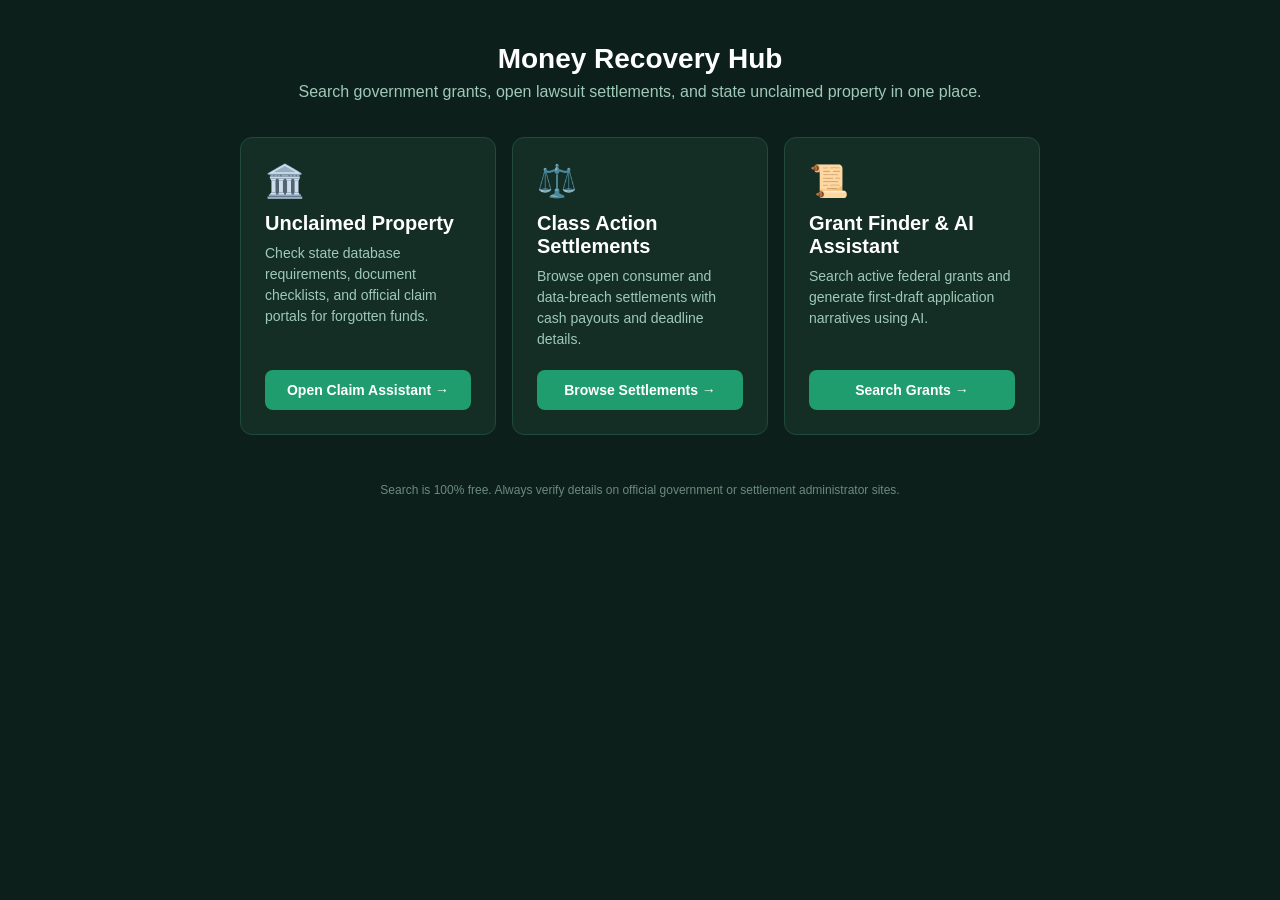
<file: index.html>
<!DOCTYPE html>
<html lang="en">
<head>
  <meta charset="UTF-8">
  <meta name="viewport" content="width=device-width, initial-scale=1.0">
  <title>Money Recovery Hub — Find Money Owed To You</title>
  <style>
    body { font-family: -apple-system, BlinkMacSystemFont, sans-serif; background: #0d1f1a; color: #fff; margin: 0; padding: 24px 16px; }
    .container { max-width: 800px; margin: 0 auto; }
    header { text-align: center; margin-bottom: 36px; }
    h1 { font-size: 28px; margin-bottom: 8px; color: #ffffff; }
    p.tagline { color: #9fc9b8; font-size: 16px; margin: 0; }
    .grid { display: grid; grid-template-columns: repeat(auto-fit, minmax(240px, 1fr)); gap: 16px; margin-top: 24px; }
    .card { background: #142d25; border: 1px solid #1f4a3d; border-radius: 12px; padding: 24px; display: flex; flex-direction: column; justify-content: space-between; transition: transform 0.2s, border-color 0.2s; }
    .card:hover { transform: translateY(-3px); border-color: #38bdf8; }
    .card-icon { font-size: 32px; margin-bottom: 12px; }
    .card h2 { font-size: 20px; margin: 0 0 8px 0; color: #ffffff; }
    .card p { color: #9fc9b8; font-size: 14px; line-height: 1.5; margin: 0 0 20px 0; }
    .card a { display: inline-block; background: #1f9d6f; color: #ffffff; text-decoration: none; text-align: center; padding: 12px; border-radius: 8px; font-weight: bold; font-size: 14px; }
    .card a:hover { background: #27b380; }
    footer { text-align: center; margin-top: 48px; font-size: 12px; color: #6b8a7d; }
  </style>
</head>
<body>

  <div class="container">
    <header>
      <h1>Money Recovery Hub</h1>
      <p class="tagline">Search government grants, open lawsuit settlements, and state unclaimed property in one place.</p>
    </header>

    <div class="grid">
      <div class="card">
        <div>
          <div class="card-icon">🏛️</div>
          <h2>Unclaimed Property</h2>
          <p>Check state database requirements, document checklists, and official claim portals for forgotten funds.</p>
        </div>
        <a href="claim-assistant.html">Open Claim Assistant &rarr;</a>
      </div>

      <div class="card">
        <div>
          <div class="card-icon">⚖️</div>
          <h2>Class Action Settlements</h2>
          <p>Browse open consumer and data-breach settlements with cash payouts and deadline details.</p>
        </div>
        <a href="settlements.html">Browse Settlements &rarr;</a>
      </div>

      <div class="card">
        <div>
          <div class="card-icon">📜</div>
          <h2>Grant Finder & AI Assistant</h2>
          <p>Search active federal grants and generate first-draft application narratives using AI.</p>
        </div>
        <a href="grants.html">Search Grants &rarr;</a>
      </div>
    </div>

    <footer>
      <p>Search is 100% free. Always verify details on official government or settlement administrator sites.</p>
    </footer>
  </div>

</body>
</html>
</file>
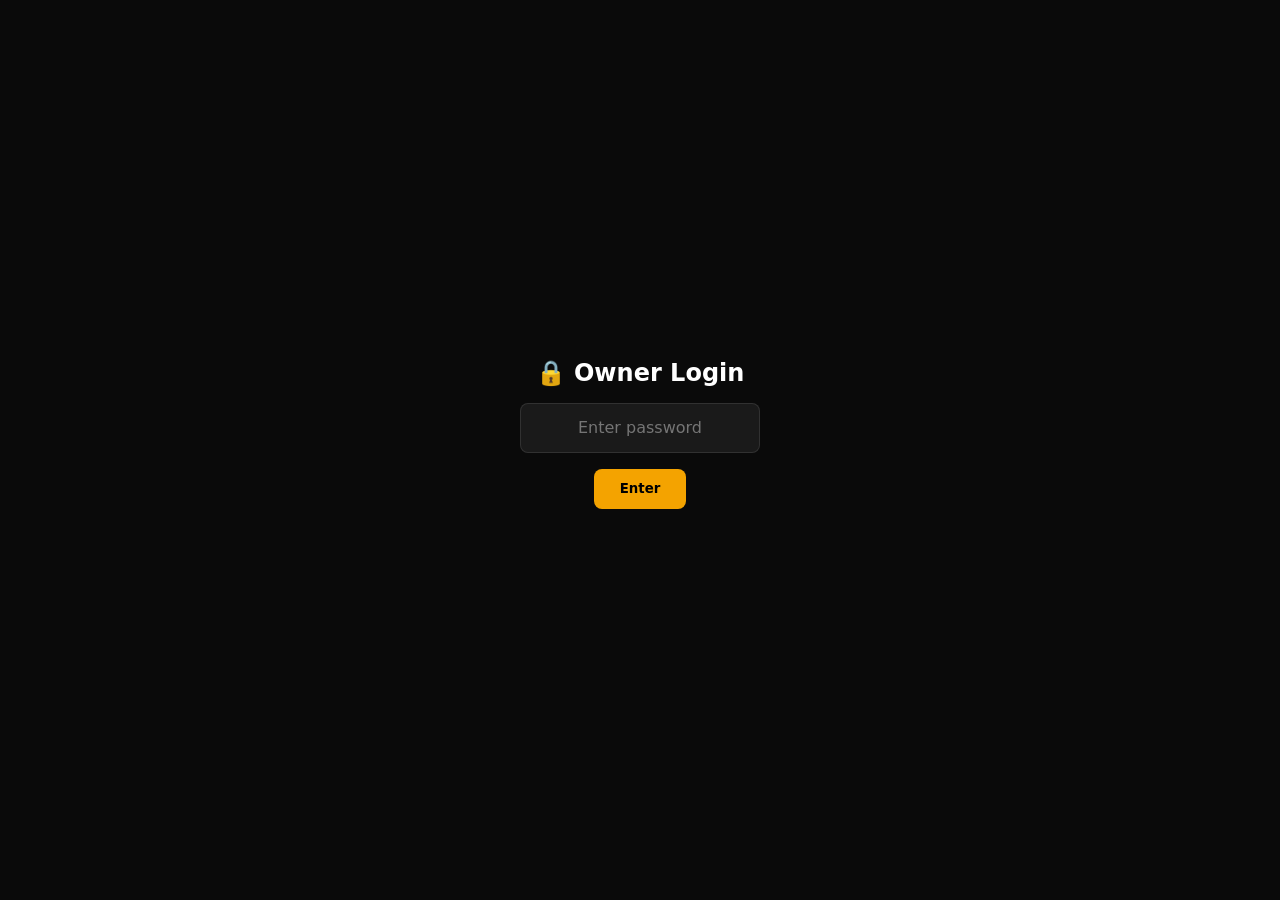
<file: admin.html>
<!DOCTYPE html>
<html lang="en">
<head>
  <meta charset="UTF-8">
  <meta name="viewport" content="width=device-width, initial-scale=1.0">
  <title>Bookings — Admin</title>
  <script src="config.js"></script>
  <style>
    :root { --accent: #F4A300; --bg: #0A0A0A; --panel: #1a1a1a; --line: rgba(255,255,255,.1); }
    * { margin:0; padding:0; box-sizing:border-box; font-family: system-ui, sans-serif; }
    body { background: var(--bg); color: #fff; padding: 1rem; min-height: 100vh; }
    header { text-align: center; padding: 1.5rem 0; }
    header h1 { font-size: 1.5rem; color: var(--accent); text-shadow: 0 0 12px var(--accent); }
    header p { opacity: .6; font-size: .85rem; margin-top: .3rem; }
    .refresh { display: block; margin: 0 auto 1.5rem; background: var(--accent); color: #000; border: none; padding: .7rem 1.5rem; border-radius: 8px; font-weight: bold; cursor: pointer; box-shadow: 0 0 16px -4px var(--accent); }
    .booking { background: var(--panel); border: 1px solid var(--accent); border-radius: 12px; padding: 1rem 1.2rem; margin-bottom: .8rem; max-width: 600px; margin-left: auto; margin-right: auto; box-shadow: 0 0 14px -8px var(--accent); }
    .booking .name { font-size: 1.1rem; font-weight: 700; color: var(--accent); }
    .booking .row { display: flex; justify-content: space-between; margin-top: .5rem; font-size: .9rem; gap: .5rem; }
    .booking .label { opacity: .5; flex-shrink: 0; }
    .booking .msg { text-align: right; }
    .booking .time { color: #4ade80; font-weight: 600; }
    .booking a { color: #fff; text-decoration: none; }
    .booking .source { font-size: .72rem; opacity: .5; text-transform: uppercase; margin-top: .5rem; }
    .empty { text-align: center; opacity: .5; padding: 3rem 1rem; }
    .count { text-align: center; opacity: .6; margin-bottom: 1rem; font-size: .85rem; }

    /* Login gate */
    #gate { position: fixed; inset: 0; background: var(--bg); display: flex; align-items: center; justify-content: center; z-index: 999; flex-direction: column; gap: 1rem; }
    #gate input { padding: .9rem 1rem; border-radius: 8px; border: 1px solid var(--line); background: var(--panel); color: #fff; font-size: 1rem; width: 240px; text-align: center; }
    #gate button { background: var(--accent); color: #000; border: none; padding: .8rem 1.6rem; border-radius: 8px; font-weight: bold; cursor: pointer; }
    #gate .err { color: #ff6b6b; font-size: .85rem; height: 1rem; }
    #app { display: none; }

    /* Neon color switcher */
    .theme-bar { display: flex; justify-content: center; gap: .5rem; flex-wrap: wrap; margin-bottom: 1.2rem; }
    .swatch { width: 32px; height: 32px; border-radius: 50%; cursor: pointer; border: 2px solid rgba(255,255,255,.3); box-shadow: 0 0 10px -2px currentColor; transition: transform .15s; }
    .swatch:hover, .swatch:active { transform: scale(1.15); }
    .swatch.active { border-color: #fff; }
    .swatch.custom { display: flex; align-items: center; justify-content: center; background: var(--panel); font-size: .9rem; color: #fff; }
    #customColorInput { position: absolute; opacity: 0; width: 0; height: 0; }
  </style>
</head>
<body>
  <div id="gate">
    <h2>🔒 Owner Login</h2>
    <input type="password" id="gatePw" placeholder="Enter password" autocomplete="off" />
    <button onclick="checkPassword()">Enter</button>
    <div class="err" id="gateErr"></div>
  </div>

  <div id="app">
    <header>
      <h1>📅 Bookings Dashboard</h1>
      <p>New Era Apps · AXIOM</p>
    </header>

    <div class="theme-bar" id="themeBar"></div>

    <button class="refresh" onclick="loadBookings()">↻ Refresh</button>
    <div class="count" id="count"></div>
    <div id="list"><div class="empty">Loading bookings…</div></div>
  </div>

  <script>
    const cfg = window.APP_CONFIG || {};

    if (cfg.admin) {
      document.querySelector("header h1").textContent = "📅 " + (cfg.admin.title || "Bookings");
      document.querySelector("header p").textContent = cfg.admin.subtitle || "";
    }

    // ---- Neon color switcher ----
    const THEME_COLORS = [
      "#F4A300", "#FF4FD8", "#4D7BFF", "#4DFFE0",
      "#B6FF4D", "#FF6B4D", "#7B2FF7", "#FFFFFF"
    ];
    const STORAGE_KEY = "admin_accent_" + (cfg.meta?.leadId || "default");

    function applyAccent(color) {
      document.documentElement.style.setProperty("--accent", color);
      localStorage.setItem(STORAGE_KEY, color);
      document.querySelectorAll(".swatch").forEach(s => {
        s.classList.toggle("active", s.dataset.color === color);
      });
    }

    function buildThemeBar() {
      const bar = document.getElementById("themeBar");
      const saved = localStorage.getItem(STORAGE_KEY) ||
        cfg.branding?.accent || cfg.admin?.defaultAccent || "#F4A300";

      THEME_COLORS.forEach(c => {
        const sw = document.createElement("div");
        sw.className = "swatch";
        sw.style.background = c;
        sw.style.color = c;
        sw.dataset.color = c;
        sw.onclick = () => applyAccent(c);
        bar.appendChild(sw);
      });

      const custom = document.createElement("label");
      custom.className = "swatch custom";
      custom.textContent = "+";
      custom.style.color = "#fff";
      const input = document.createElement("input");
      input.type = "color";
      input.id = "customColorInput";
      input.oninput = (e) => applyAccent(e.target.value);
      custom.appendChild(input);
      bar.appendChild(custom);

      applyAccent(saved);
    }

    // ---- Simple password gate ----
    function checkPassword() {
      const entered = document.getElementById("gatePw").value;
      const correct = cfg.admin?.password || "changeme";
      if (entered === correct) {
        document.getElementById("gate").style.display = "none";
        document.getElementById("app").style.display = "block";
        buildThemeBar();
        loadBookings();
      } else {
        document.getElementById("gateErr").textContent = "Incorrect password.";
      }
    }
    document.getElementById("gatePw").addEventListener("keydown", e => {
      if (e.key === "Enter") checkPassword();
    });

    // ---- Load bookings from Supabase ----
    const SUPABASE_URL = "https://ipnmgmzihndtgufxwkuh.supabase.co";
    const SUPABASE_KEY = "sb_publishable_iZVME-itegalWU6HyO50MA_5vkhSDSi";

    async function loadBookings() {
      const list = document.getElementById("list");
      const count = document.getElementById("count");
      list.innerHTML = '<div class="empty">Loading…</div>';
      try {
        const bizId = cfg.meta?.leadId || "";
        const url = `${SUPABASE_URL}/rest/v1/orders?business_id=eq.${encodeURIComponent(bizId)}&order=created_at.desc`;
        const res = await fetch(url, {
          headers: {
            "apikey": SUPABASE_KEY,
            "Authorization": "Bearer " + SUPABASE_KEY
          }
        });
        if (!res.ok) throw new Error("Request failed: " + res.status);
        const rows = await res.json();

        if (!rows.length) {
          list.innerHTML = '<div class="empty">No bookings yet.</div>';
          count.textContent = "";
          return;
        }
        count.textContent = rows.length + " booking" + (rows.length === 1 ? "" : "s");
        list.innerHTML = "";
        rows.forEach(b => {
          const d = b.created_at ? new Date(b.created_at).toLocaleString() : "";
          list.innerHTML += `
            <div class="booking">
              <div class="name">${b.customer_name || "Unknown"}</div>
              <div class="row"><span class="label">Message</span><span class="msg">${b.message || "—"}</span></div>
              <div class="row"><span class="label">Phone</span><a href="tel:${b.phone}">${b.phone || "—"}</a></div>
              <div class="row"><span class="label">Booked</span><span class="time">${d}</span></div>
              <div class="source">${b.source || ""}</div>
            </div>`;
        });
      } catch (e) {
        list.innerHTML = '<div class="empty">Error loading bookings: ' + e.message + '</div>';
      }
    }
  </script>
</body>
</html>
</file>
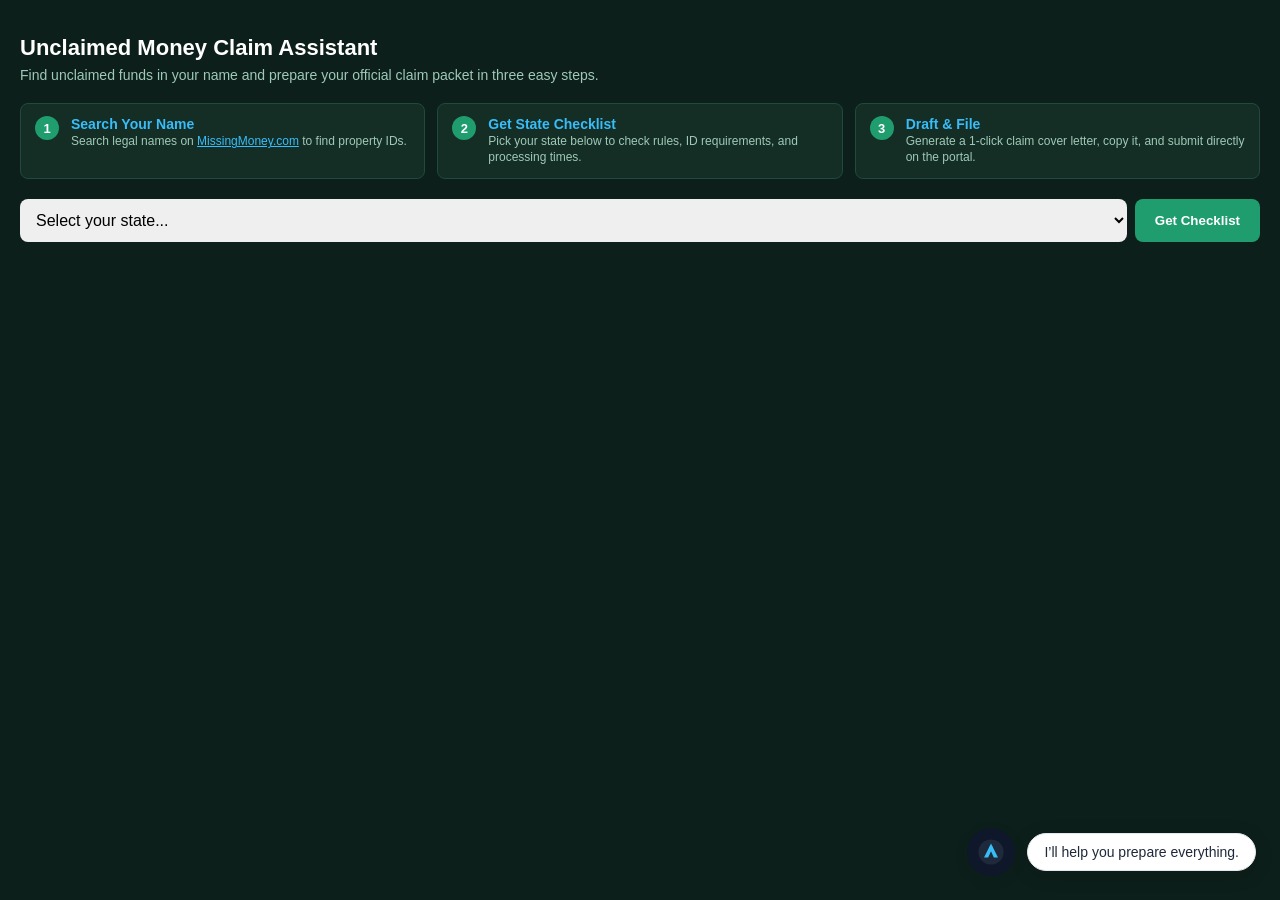
<file: claim-assistant.html>
<!DOCTYPE html>
<html lang="en">
<head>
  <meta charset="UTF-8">
  <meta name="viewport" content="width=device-width, initial-scale=1.0">
  <title>Unclaimed Money Claim Assistant</title>
  <link rel="stylesheet" href="axiom.css">
  <style>
    body { font-family: -apple-system, BlinkMacSystemFont, sans-serif; background: #0d1f1a; color: #fff; margin: 0; padding: 20px; }
    h1 { font-size: 22px; }
    p.sub { color: #9fc9b8; font-size: 14px; margin-top: -8px; }
    
    /* 3-Step Banner Styles */
    .steps-container { display: grid; grid-template-columns: repeat(auto-fit, minmax(220px, 1fr)); gap: 12px; margin: 20px 0; }
    .step-card { background: #142d25; border: 1px solid #1f4a3d; border-radius: 8px; padding: 12px 14px; display: flex; gap: 12px; align-items: flex-start; }
    .step-num { background: #1f9d6f; color: #fff; font-weight: bold; border-radius: 50%; width: 24px; height: 24px; display: flex; align-items: center; justify-content: center; flex-shrink: 0; font-size: 13px; }
    .step-card strong { font-size: 14px; color: #38bdf8; display: block; margin-bottom: 2px; }
    .step-card p { margin: 0; font-size: 12px; color: #9fc9b8; line-height: 1.3; }
    .step-card a { color: #38bdf8; text-decoration: underline; }

    .search-bar { display: flex; gap: 8px; margin-bottom: 20px; }
    select { flex: 1; padding: 12px; border-radius: 8px; border: none; font-size: 16px; }
    button { padding: 12px 20px; border-radius: 8px; border: none; background: #1f9d6f; color: #fff; font-weight: bold; cursor: pointer; }
    button:hover { background: #27b380; }
    .result { background: #142d25; border-radius: 10px; padding: 20px; margin-top: 20px; border: 1px solid #1f4a3d; }
    .result h2 { margin-top: 0; font-size: 18px; }
    .badge { display: inline-block; padding: 4px 10px; border-radius: 12px; font-size: 12px; margin-bottom: 12px; font-weight: 600; }
    .badge.yes { background: #d9a441; color: #1a1a1a; }
    .badge.no { background: #1f9d6f; color: #fff; }
    .row { margin-bottom: 14px; }
    .label { font-size: 12px; text-transform: uppercase; color: #9fc9b8; letter-spacing: 1px; margin-bottom: 4px; }
    
    .btn-row { display: flex; gap: 10px; flex-wrap: wrap; margin-top: 16px; }
    a.portal-link-btn { display: inline-block; background: #38bdf8; color: #0f172a; text-decoration: none; padding: 10px 16px; border-radius: 6px; font-weight: bold; font-size: 14px; }
    a.portal-link-btn:hover { background: #7dd3fc; }
    button.draft-btn { background: #d9a441; color: #1a1a1a; padding: 10px 16px; border-radius: 6px; font-weight: bold; font-size: 14px; cursor: pointer; border: none; }
    button.draft-btn:hover { background: #ecc06d; }

    .draft-box { display: none; background: #0a1814; border: 1px solid #27b380; border-radius: 8px; padding: 16px; margin-top: 16px; }
    .draft-box h3 { margin-top: 0; font-size: 16px; color: #38bdf8; }
    .draft-inputs { display: grid; grid-template-columns: 1fr 1fr; gap: 10px; margin-bottom: 12px; }
    .draft-inputs input { padding: 8px 12px; border-radius: 6px; border: 1px solid #1f4a3d; background: #142d25; color: #fff; font-size: 14px; }
    textarea.statement-text { width: 100%; height: 140px; background: #142d25; border: 1px solid #1f4a3d; color: #fff; border-radius: 6px; padding: 10px; font-family: monospace; font-size: 13px; box-sizing: border-box; margin-bottom: 10px; }
    button.copy-btn { background: #1f9d6f; color: #fff; padding: 8px 14px; border-radius: 6px; border: none; font-weight: bold; cursor: pointer; font-size: 13px; }
    button.copy-btn:hover { background: #27b380; }

    #loading, #empty { display: none; color: #9fc9b8; margin-top: 16px; }
  </style>
</head>
<body>

  <h1>Unclaimed Money Claim Assistant</h1>
  <p class="sub">Find unclaimed funds in your name and prepare your official claim packet in three easy steps.</p>

  <div class="steps-container">
    <div class="step-card">
      <div class="step-num">1</div>
      <div>
        <strong>Search Your Name</strong>
        <p>Search legal names on <a href="https://www.missingmoney.com" target="_blank" rel="noopener">MissingMoney.com</a> to find property IDs.</p>
      </div>
    </div>
    <div class="step-card">
      <div class="step-num">2</div>
      <div>
        <strong>Get State Checklist</strong>
        <p>Pick your state below to check rules, ID requirements, and processing times.</p>
      </div>
    </div>
    <div class="step-card">
      <div class="step-num">3</div>
      <div>
        <strong>Draft & File</strong>
        <p>Generate a 1-click claim cover letter, copy it, and submit directly on the portal.</p>
      </div>
    </div>
  </div>

  <div class="search-bar">
    <select id="stateSelect" onchange="setAxiomState('FIELD_COMPLETE')">
      <option value="">Select your state...</option>
      <option value="Oregon">Oregon</option>
      <option value="California">California</option>
      <option value="Texas">Texas</option>
      <option value="Washington">Washington</option>
      <option value="Arizona">Arizona</option>
      <option value="Florida">Florida</option>
      <option value="Nevada">Nevada</option>
      <option value="Ohio">Ohio</option>
      <option value="Idaho">Idaho</option>
      <option value="Colorado">Colorado</option>
    </select>
    <button onclick="lookupState()">Get Checklist</button>
  </div>

  <div id="loading">Looking up requirements...</div>
  <div id="empty">No data available for that state yet.</div>
  <div id="results"></div>

  <div id="axiom-widget" class="axiom-container" aria-live="polite">
    <div class="axiom-avatar-wrapper">
      <div id="axiom-avatar" class="axiom-avatar axiom-entrance">
        <svg class="axiom-icon" viewBox="0 0 40 40" fill="none" xmlns="http://www.w3.org/2000/svg">
          <circle cx="20" cy="20" r="18" class="axiom-bg" />
          <path d="M20 8L30 28H24L20 19L16 28H10L20 8Z" class="axiom-mark" />
          <circle cx="20" cy="14" r="2.5" class="axiom-dot" />
        </svg>
      </div>
    </div>
    <div class="axiom-bubble">
      <span id="axiom-message">I’ll help you prepare everything.</span>
    </div>
  </div>

  <script>
    const AXIOM_STATES = {
      ENTRANCE: { class: 'axiom-entrance', msg: "I’ll help you prepare everything." },
      IDLE: { class: 'axiom-idle', msg: "Take your time." },
      FIELD_COMPLETE: { class: 'axiom-acknowledge', msg: "Got it! Click Get Checklist." },
      WORKING: { class: 'axiom-working', msg: "Preparing your claim package…" },
      SUCCESS: { class: 'axiom-success', msg: "Everything is ready." },
      COPIED: { class: 'axiom-acknowledge', msg: "Copied! Ready to paste into state site." },
      HANDOFF: { class: 'axiom-exit', msg: "You’ve got this." }
    };

    function setAxiomState(stateKey, customMsg) {
      const state = AXIOM_STATES[stateKey];
      if (!state) return;

      const avatar = document.getElementById('axiom-avatar');
      const messageEl = document.getElementById('axiom-message');

      avatar.className = 'axiom-avatar';
      void avatar.offsetWidth;

      avatar.classList.add(state.class);
      messageEl.textContent = customMsg || state.msg;

      if (['axiom-acknowledge', 'axiom-success'].includes(state.class)) {
        setTimeout(() => {
          avatar.className = 'axiom-avatar axiom-idle';
        }, 800);
      }
    }

    async function lookupState() {
      const state = document.getElementById('stateSelect').value;
      if (!state) {
        setAxiomState('FIELD_COMPLETE', 'Please pick a state first.');
        return;
      }

      setAxiomState('WORKING', 'Looking up requirements...');

      const resultsDiv = document.getElementById('results');
      const loading = document.getElementById('loading');
      const empty = document.getElementById('empty');

      resultsDiv.innerHTML = '';
      empty.style.display = 'none';
      loading.style.display = 'block';

      try {
        const res = await fetch(`/api/claim-requirements?state=${encodeURIComponent(state)}`);
        const data = await res.json();
        loading.style.display = 'none';

        if (!data || data.length === 0) {
          empty.style.display = 'block';
          setAxiomState('IDLE', 'No requirements found for that state yet.');
          return;
        }

        const info = data[0];
        const notarized = info.requires_notarization;

        setAxiomState('SUCCESS', 'Requirements loaded below!');

        resultsDiv.innerHTML = `
          <div class="result">
            <h2>${info.state} — What You'll Need</h2>
            <span class="badge ${notarized ? 'yes' : 'no'}">${notarized ? 'Notarization required' : 'No notarization needed'}</span>
            <div class="row">
              <div class="label">Required Documents</div>
              <div>${info.required_documents}</div>
            </div>
            <div class="row">
              <div class="label">Typical Processing Time</div>
              <div>${info.typical_processing_time}</div>
            </div>
            <div class="row">
              <div class="label">Good to Know</div>
              <div>${info.special_notes}</div>
            </div>

            <div class="btn-row">
              <button class="draft-btn" onclick="toggleDraftBox('${info.state}')">📝 Draft Claim Statement</button>
              <a class="portal-link-btn" 
                 href="${info.portal_url}" 
                 target="_blank" 
                 rel="noopener noreferrer"
                 onclick="setAxiomState('HANDOFF')">
                 Go to Official State Portal &rarr;
              </a>
            </div>

            <div id="draftBox" class="draft-box">
              <h3>Generate Claim Cover Letter</h3>
              <p style="font-size: 13px; color: #9fc9b8; margin-top:-4px;">Enter your info to generate a clean claim statement to attach to your official state form.</p>
              <div class="draft-inputs">
                <input type="text" id="userName" placeholder="Your Full Legal Name">
                <input type="text" id="claimId" placeholder="Claim / Property ID (Optional)">
              </div>
              <button class="draft-btn" style="width: 100%; margin-bottom: 12px;" onclick="generateStatement('${info.state}')">Generate Statement</button>
              
              <div id="statementResult" style="display:none;">
                <textarea id="statementTextArea" class="statement-text" readonly></textarea>
                <button class="copy-btn" onclick="copyStatement()">📋 Copy Statement</button>
              </div>
            </div>
          </div>
        `;
      } catch (err) {
        loading.style.display = 'none';
        setAxiomState('IDLE', 'Something went wrong. Try again.');
        console.error(err);
      }
    }

    function toggleDraftBox(state) {
      const box = document.getElementById('draftBox');
      if (box.style.display === 'block') {
        box.style.display = 'none';
        setAxiomState('IDLE');
      } else {
        box.style.display = 'block';
        setAxiomState('FIELD_COMPLETE', 'Enter your name to generate your statement.');
      }
    }

    function generateStatement(state) {
      const name = document.getElementById('userName').value || '[Your Name]';
      const claimId = document.getElementById('claimId').value || '[Property / Claim ID]';

      setAxiomState('WORKING');

      setTimeout(() => {
        const text = `RE: Unclaimed Property Claim Submission - State of ${state}\n` +
          `Claimant Name: ${name}\n` +
          `Property / Claim ID: ${claimId}\n\n` +
          `To the Unclaimed Property Administrator,\n\n` +
          `I am submitting this formal claim statement to verify my ownership of the unclaimed property listed under the ID above in the State of ${state}.\n\n` +
          `Attached to this submission, please find my supporting identification and documentation as required by ${state} regulations. I certify under penalty of perjury that I am the lawful owner (or authorized heir) entitled to receive these funds.\n\n` +
          `Thank you for your assistance in processing this claim.\n\n` +
          `Sincerely,\n${name}`;

        document.getElementById('statementTextArea').value = text;
        document.getElementById('statementResult').style.display = 'block';
        setAxiomState('SUCCESS', 'Claim statement ready! Click copy below.');
      }, 600);
    }

    function copyStatement() {
      const text = document.getElementById('statementTextArea');
      text.select();
      document.execCommand('copy');
      setAxiomState('COPIED');
    }

    setTimeout(() => { setAxiomState('IDLE'); }, 1500);
  </script>
</body>
</html>
</file>
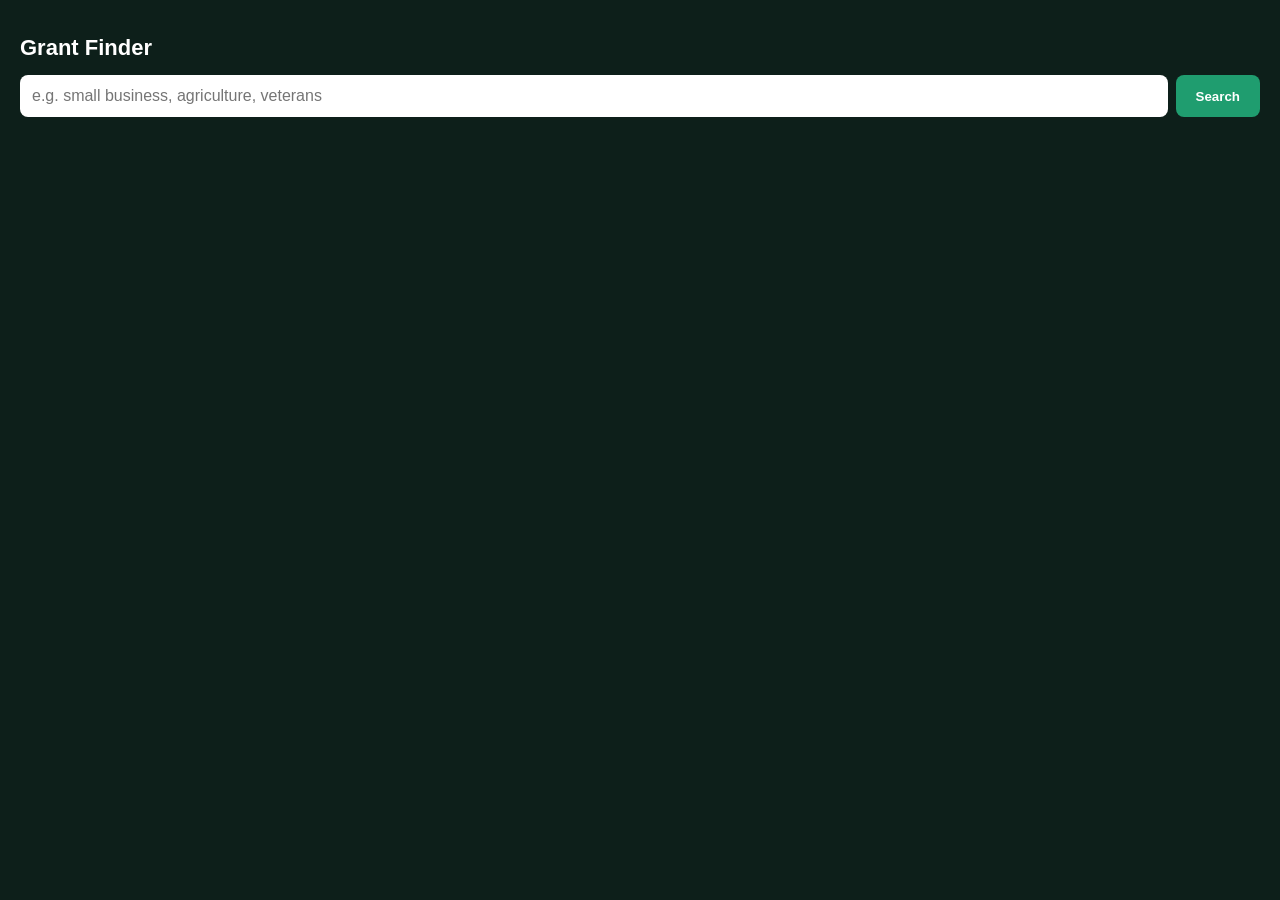
<file: grants.html>
<!DOCTYPE html>
<html lang="en">
<head>
<meta charset="UTF-8">
<meta name="viewport" content="width=device-width, initial-scale=1.0">
<title>Grant Finder</title>
<style>
  body { font-family: -apple-system, sans-serif; background: #0d1f1a; color: #fff; margin: 0; padding: 20px; }
  h1 { font-size: 22px; }
  .search-bar { display: flex; gap: 8px; margin-bottom: 20px; }
  input, textarea, select { flex: 1; padding: 12px; border-radius: 8px; border: none; font-size: 16px; font-family: inherit; }
  button { padding: 12px 20px; border-radius: 8px; border: none; background: #1f9d6f; color: #fff; font-weight: bold; cursor: pointer; }
  button.secondary { background: #2a4a3e; }
  .result { background: #142d25; border-radius: 10px; padding: 16px; margin-bottom: 12px; }
  .result.forecasted { opacity: 0.7; border-left: 3px solid #d9a441; }
  .result.posted { border-left: 3px solid #1f9d6f; }
  .result h3 { margin: 0 0 6px 0; font-size: 16px; }
  .meta { font-size: 13px; color: #9fc9b8; margin-bottom: 4px; }
  .status { display: inline-block; padding: 2px 8px; border-radius: 12px; font-size: 11px; margin-top: 6px; }
  .status.posted { background: #1f9d6f; }
  .status.forecasted { background: #d9a441; color: #1a1a1a; }
  .status.closed, .status.archived { background: #555; }
  .section-label { font-size: 13px; text-transform: uppercase; letter-spacing: 1px; color: #9fc9b8; margin: 20px 0 10px 0; }
  a { color: #6ee7b7; }
  #loading { display: none; color: #9fc9b8; }
  .draft-form { display: none; margin-top: 12px; background: #0d1f1a; padding: 12px; border-radius: 8px; }
  .draft-form label { display: block; font-size: 12px; color: #9fc9b8; margin: 8px 0 4px 0; }
  .draft-form textarea { width: 100%; box-sizing: border-box; min-height: 60px; }
  .draft-output { display: none; margin-top: 12px; background: #0d1f1a; padding: 14px; border-radius: 8px; white-space: pre-wrap; font-size: 14px; line-height: 1.5; }
  .draft-loading { display: none; font-size: 13px; color: #d9a441; margin-top: 8px; }
</style>
</head>
<body>

<h1>Grant Finder</h1>
<div class="search-bar">
  <input id="keyword" type="text" placeholder="e.g. small business, agriculture, veterans" />
  <button onclick="searchGrants()">Search</button>
</div>
<div id="loading">Searching...</div>
<div id="results"></div>

<script>
let hitCache = {};

function renderCard(hit) {
  const status = (hit.oppStatus || 'unknown').toLowerCase();
  const card = document.createElement('div');
  card.className = 'result ' + status;
  const uid = 'g' + hit.id;
  hitCache[uid] = hit;

  card.innerHTML = `
    <h3>${hit.title || 'Untitled Opportunity'}</h3>
    <div class="meta">${hit.agency || 'Unknown Agency'} &middot; Opportunity #${hit.number || 'N/A'}</div>
    <div class="meta">Opens: ${hit.openDate || 'N/A'} &nbsp;|&nbsp; Closes: ${hit.closeDate || 'Rolling / Not listed'}</div>
    <span class="status ${status}">${hit.oppStatus || 'unknown'}</span>
    <div style="margin-top:8px;">
      <a href="https://www.grants.gov/search-results-detail/${hit.id}" target="_blank">View on Grants.gov &rarr;</a>
      &nbsp;&nbsp;
      <button class="secondary" onclick="toggleDraftForm('${uid}')">Draft my application</button>
    </div>

    <div class="draft-form" id="form-${uid}">
      <label>Your organization / business name</label>
      <input type="text" id="orgName-${uid}" placeholder="e.g. New Era Apps" />
      <label>Organization type</label>
      <input type="text" id="orgType-${uid}" placeholder="e.g. small business, nonprofit, individual" />
      <label>Describe your funding need / project</label>
      <textarea id="need-${uid}" placeholder="What do you need funding for, and why?"></textarea>
      <label>Requested amount (optional)</label>
      <input type="text" id="amount-${uid}" placeholder="e.g. $25,000" />
      <div style="margin-top:10px;">
        <button onclick="generateDraft('${uid}')">Generate Draft</button>
      </div>
      <div class="draft-loading" id="draftLoading-${uid}">Writing your draft...</div>
      <div class="draft-output" id="draftOutput-${uid}"></div>
    </div>
  `;
  return card;
}

function toggleDraftForm(uid) {
  const form = document.getElementById('form-' + uid);
  form.style.display = form.style.display === 'block' ? 'none' : 'block';
}

async function generateDraft(uid) {
  const hit = hitCache[uid];
  const orgName = document.getElementById(`orgName-${uid}`).value.trim();
  const orgType = document.getElementById(`orgType-${uid}`).value.trim();
  const need = document.getElementById(`need-${uid}`).value.trim();
  const amount = document.getElementById(`amount-${uid}`).value.trim();

  if (!orgName || !need) {
    alert('Please fill in your organization name and funding need at minimum.');
    return;
  }

  const loading = document.getElementById(`draftLoading-${uid}`);
  const output = document.getElementById(`draftOutput-${uid}`);
  loading.style.display = 'block';
  output.style.display = 'none';

  try {
    const res = await fetch('/api/draft-grant', {
      method: 'POST',
      headers: { 'Content-Type': 'application/json' },
      body: JSON.stringify({
        grantTitle: hit.title,
        agency: hit.agency,
        orgName, orgType, need, amount
      })
    });
    const data = await res.json();
    loading.style.display = 'none';

    if (data.draft) {
      output.textContent = data.draft;
      output.style.display = 'block';
    } else {
      output.textContent = 'Error: ' + (data.error || 'Could not generate draft.');
      output.style.display = 'block';
    }
  } catch (err) {
    loading.style.display = 'none';
    output.textContent = 'Something went wrong generating the draft.';
    output.style.display = 'block';
    console.error(err);
  }
}

async function searchGrants() {
  const keyword = document.getElementById('keyword').value.trim();
  if (!keyword) return;

  const resultsDiv = document.getElementById('results');
  const loading = document.getElementById('loading');
  resultsDiv.innerHTML = '';
  loading.style.display = 'block';
  hitCache = {};

  try {
    const res = await fetch('/api/grants-search', {
      method: 'POST',
      headers: { 'Content-Type': 'application/json' },
      body: JSON.stringify({ keyword })
    });
    const data = await res.json();
    loading.style.display = 'none';

    const hits = data?.data?.oppHits || [];
    if (hits.length === 0) {
      resultsDiv.innerHTML = '<p>No grants found for that keyword.</p>';
      return;
    }

    const open = hits.filter(h => (h.oppStatus || '').toLowerCase() === 'posted');
    const forecasted = hits.filter(h => (h.oppStatus || '').toLowerCase() === 'forecasted');
    const other = hits.filter(h => !['posted', 'forecasted'].includes((h.oppStatus || '').toLowerCase()));

    resultsDiv.innerHTML = `<p class="meta">${data.data.hitCount} total matches — showing top ${hits.length}</p>`;

    if (open.length) {
      const label = document.createElement('div');
      label.className = 'section-label';
      label.textContent = `Open now — accepting applications (${open.length})`;
      resultsDiv.appendChild(label);
      open.forEach(h => resultsDiv.appendChild(renderCard(h)));
    }

    if (forecasted.length) {
      const label = document.createElement('div');
      label.className = 'section-label';
      label.textContent = `Coming soon — not yet accepting applications (${forecasted.length})`;
      resultsDiv.appendChild(label);
      forecasted.forEach(h => resultsDiv.appendChild(renderCard(h)));
    }

    if (other.length) {
      const label = document.createElement('div');
      label.className = 'section-label';
      label.textContent = `Other (${other.length})`;
      resultsDiv.appendChild(label);
      other.forEach(h => resultsDiv.appendChild(renderCard(h)));
    }

    if (!open.length) {
      resultsDiv.insertAdjacentHTML('beforeend', '<p class="meta">No currently-open opportunities matched — try a broader keyword.</p>');
    }
  } catch (err) {
    loading.style.display = 'none';
    resultsDiv.innerHTML = '<p>Something went wrong. Try again.</p>';
    console.error(err);
  }
}

document.getElementById('keyword').addEventListener('keypress', e => {
  if (e.key === 'Enter') searchGrants();
});
</script>

</body>
</html>
</file>
<file: axiom.css>
/* Axiom Floating Container */
.axiom-container {
  position: fixed;
  bottom: 24px;
  right: 24px;
  display: flex;
  align-items: center;
  gap: 12px;
  z-index: 9999;
  font-family: -apple-system, BlinkMacSystemFont, "Segoe UI", Roboto, sans-serif;
  transition: opacity 0.3s ease, transform 0.3s ease;
}

.axiom-hidden {
  opacity: 0;
  pointer-events: none;
  transform: translateY(16px);
}

/* Speech Bubble */
.axiom-bubble {
  background: #ffffff;
  color: #1e293b;
  padding: 10px 16px;
  border-radius: 20px;
  font-size: 14px;
  font-weight: 500;
  box-shadow: 0 4px 20px rgba(0, 0, 0, 0.12);
  border: 1px solid #e2e8f0;
  max-width: 260px;
  white-space: nowrap;
}

/* Avatar Styling */
.axiom-avatar {
  width: 48px;
  height: 48px;
  border-radius: 50%;
  display: flex;
  align-items: center;
  justify-content: center;
  will-change: transform, opacity;
  background: #0f172a;
  box-shadow: 0 4px 12px rgba(15, 23, 42, 0.2);
}

.axiom-icon { width: 28px; height: 28px; }
.axiom-bg { fill: #1e293b; }
.axiom-mark { fill: #38bdf8; }
.axiom-dot { fill: #38bdf8; }

/* Micro-Animations */
.axiom-entrance {
  animation: axiomSlideIn 400ms cubic-bezier(0.16, 1, 0.3, 1) forwards;
}
@keyframes axiomSlideIn {
  from { opacity: 0; transform: translateY(12px); }
  to { opacity: 1; transform: translateY(0); }
}

.axiom-idle {
  animation: axiomBreath 4000ms ease-in-out infinite;
}
@keyframes axiomBreath {
  0%, 100% { transform: scale(1); opacity: 0.95; }
  50% { transform: scale(1.02); opacity: 1; }
}

.axiom-acknowledge {
  animation: axiomBounce 350ms cubic-bezier(0.34, 1.56, 0.64, 1);
}
@keyframes axiomBounce {
  0% { transform: translateY(0); }
  50% { transform: translateY(-4px); }
  100% { transform: translateY(0); }
}

.axiom-attention {
  animation: axiomSwell 600ms ease-in-out;
}
@keyframes axiomSwell {
  0%, 100% { transform: scale(1); }
  50% { transform: scale(1.04); }
}

.axiom-working {
  animation: axiomWorkPulse 1500ms ease-in-out infinite;
}
@keyframes axiomWorkPulse {
  0%, 100% { transform: scale(1); opacity: 0.85; }
  50% { transform: scale(1.03); opacity: 1; }
}

.axiom-success {
  animation: axiomPop 500ms cubic-bezier(0.34, 1.56, 0.64, 1);
}
@keyframes axiomPop {
  0% { transform: scale(0.95); }
  60% { transform: scale(1.08); }
  100% { transform: scale(1); }
}

.axiom-alert {
  animation: axiomNudge 400ms ease-in-out;
}
@keyframes axiomNudge {
  0%, 100% { transform: translateX(0); }
  25% { transform: translateX(-3px); }
  75% { transform: translateX(3px); }
}

.axiom-exit {
  animation: axiomFadeOut 400ms ease-in forwards;
}
@keyframes axiomFadeOut {
  to { opacity: 0; transform: translateY(-8px); }
}

@media (prefers-reduced-motion: reduce) {
  .axiom-idle, .axiom-working { animation: none; }
}
</file>
